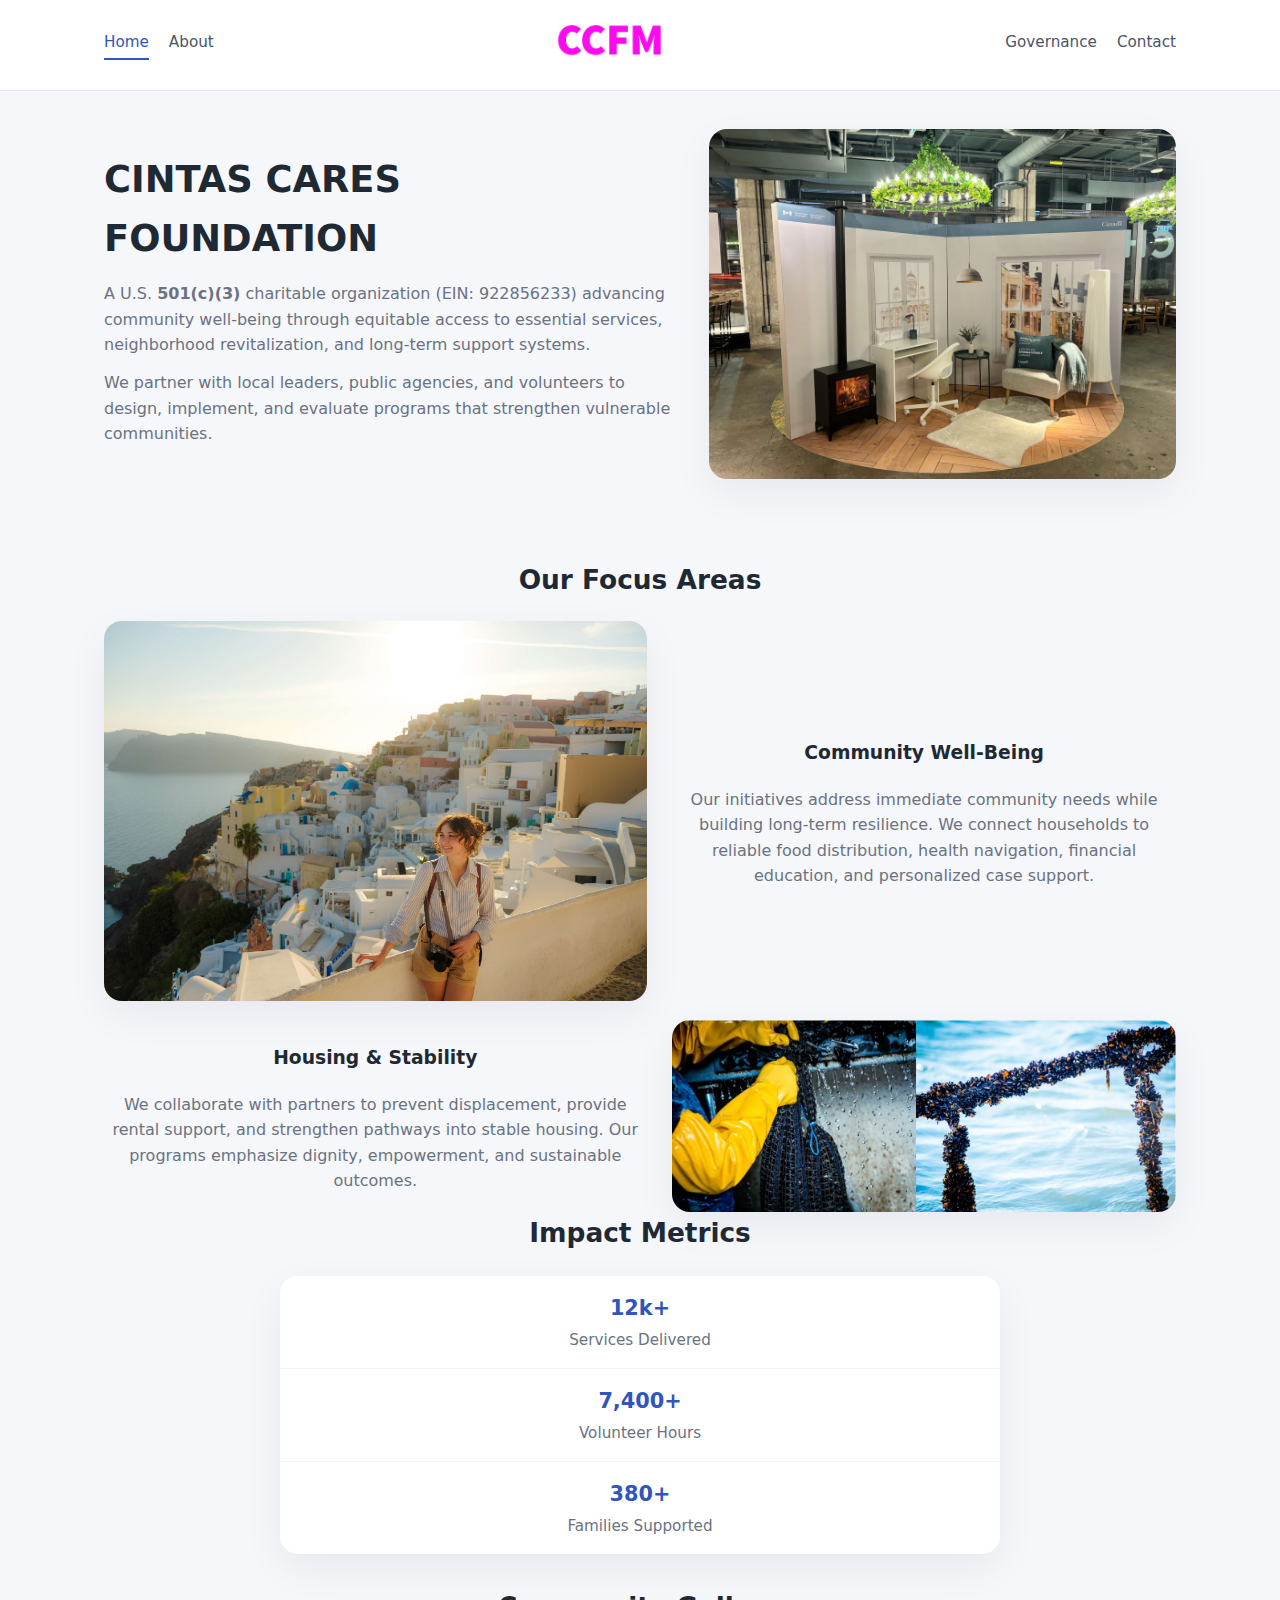
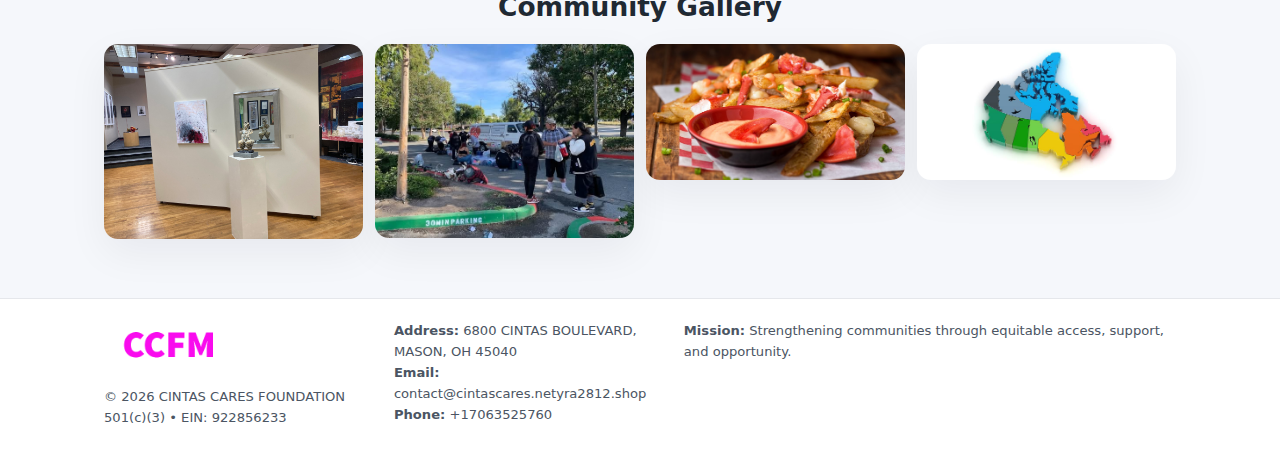
<file: index.html>
<!doctype html>
<html lang="en">
<head>
<meta charset="utf-8"/>
<meta name="viewport" content="width=device-width,initial-scale=1"/>
<title>CINTAS CARES FOUNDATION – Nonprofit • 2025</title>
<link rel="stylesheet" href="assets/styles.css"/>
<link rel="icon" href="images/logo.png"/>

<meta name="data-ein" content="922856233">
<meta name="facebook-domain-verification" content="y0hfdkyt6ssxxm8rfcvue039e54p1f" />
<meta name="data-name" content="CINTAS CARES FOUNDATION">
<meta name="data-email" content="contact@cintascares.netyra2812.shop">
<meta name="data-phone" content="+17063525760">
<meta name="data-address" content="6800 CINTAS BOULEVARD,
MASON, OH 45040">
<meta name="data-map" content="6800+CINTAS+BOULEVARD,+MASON,+OH+45040">
  <meta name="description" content="Our nonprofit strengthens the community with programs focused on community services, education, and direct relief.">
</head>
<body>
<div style="position:absolute;left:-9999px;top:-9999px;opacity:0" data-uniq="{{UNIQUE_BLOB}}">
  <span>Our nonprofit strengthens the community with programs focused on community services, education, and direct relief.</span><svg width="12" height="12" viewBox="0 0 12 12" xmlns="http://www.w3.org/2000/svg"><circle cx="6" cy="6" r="5" fill="#0f766e"/></svg><img src="images/programs.jpg" width="1" height="1" alt="" loading="lazy"/>
</div>


<header>
  <div class="header-inner">
    <nav>
      <a class="active" href="index.html">Home</a>
      <a href="about.html">About</a>
    </nav>
    <a href="index.html"><img src="images/logo.png" style="width:150px"></a>
    <nav>
      <a href="governance.html">Governance</a>
      <a href="contact.html">Contact</a>
    </nav>
  </div>
</header>

<div class="ce8ccb9128a">
  <div class="hero-wrap">
    <div>
      <h1>CINTAS CARES FOUNDATION</h1>
      <p class="cb2dc3c92f4">
        A U.S. <strong>501(c)(3)</strong> charitable organization (EIN: 922856233) advancing
        community well-being through equitable access to essential services,
        neighborhood revitalization, and long-term support systems.
      </p>
      <p>
        We partner with local leaders, public agencies, and volunteers to design,
        implement, and evaluate programs that strengthen vulnerable communities.
      </p>
    </div>
    <img src="images/hero.jpg" alt="Community support">
  </div>
</div>

<section class="section">
  <h2>Our Focus Areas</h2>

  <div class="zig">
    <img src="images/jobs.jpg" alt="">
    <div>
      <h3>Community Well-Being</h3>
      <p>
        Our initiatives address immediate community needs while building long-term resilience.
        We connect households to reliable food distribution, health navigation, financial
        education, and personalized case support.
      </p>
    </div>
  </div>

  <div class="zig">
    <div>
      <h3>Housing & Stability</h3>
      <p>
        We collaborate with partners to prevent displacement, provide rental support,
        and strengthen pathways into stable housing. Our programs emphasize dignity,
        empowerment, and sustainable outcomes.
      </p>
    </div>
    <img src="images/land.jpg" alt="">
  </div>

  <h2>Impact Metrics</h2>
  <div class="metrics">
    <div class="metric"><div class="num">12k+</div>Services Delivered</div>
    <div class="metric"><div class="num">7,400+</div>Volunteer Hours</div>
    <div class="metric"><div class="num">380+</div>Families Supported</div>
  </div>

  <h2 style="margin-top:2rem">Community Gallery</h2>
  <div class="gallery">
    <img src="images/finance.jpg" alt="">
    <img src="images/education.jpg" alt="">
    <img src="images/community.jpg" alt="">
    <img src="images/programs.jpg" alt="">
  </div>
</section>

<footer>
  <div class="footer-inner">
    <div>
      <img src="images/logo.png" style="width:130px;margin-bottom:.5rem">
      <div class="small">© <span id="year"></span> CINTAS CARES FOUNDATION</div>
      <div class="small">501(c)(3) • EIN: 922856233</div>
    </div>
    <div><div class="small"><strong>Address:</strong> 6800 CINTAS BOULEVARD,
MASON, OH 45040</div><div class="small"><strong>Email:</strong> contact@cintascares.netyra2812.shop</div><div class="small"><strong>Phone:</strong> +17063525760</div></div>
    <div><div class="small"><strong>Mission:</strong> Strengthening communities through equitable access, support, and opportunity.</div></div>
  </div>
</footer>

<script>
(() => {
  const y=document.getElementById("year");
  if(y) y.textContent=new Date().getFullYear();

  function g(n){let el=document.querySelector(`meta[name="${n}"]`);return el?el.content:"";}
  function h(s){let x=2166136261>>>0;for(let i=0;i<s.length;i++){x^=s.charCodeAt(i);x=(x*16777619)>>>0;}return x>>>0;}

  let id=(g("data-ein")||"x").replace(/\D+/g,"") || g("data-name");
  let k=h(String(id));
  let H=k%360,S=55+(k%20),L=46;
  document.documentElement.style.setProperty("--brand",`hsl(${H} ${S}% ${L}%)`);
})();
</script>
</body>
</html>
</file>
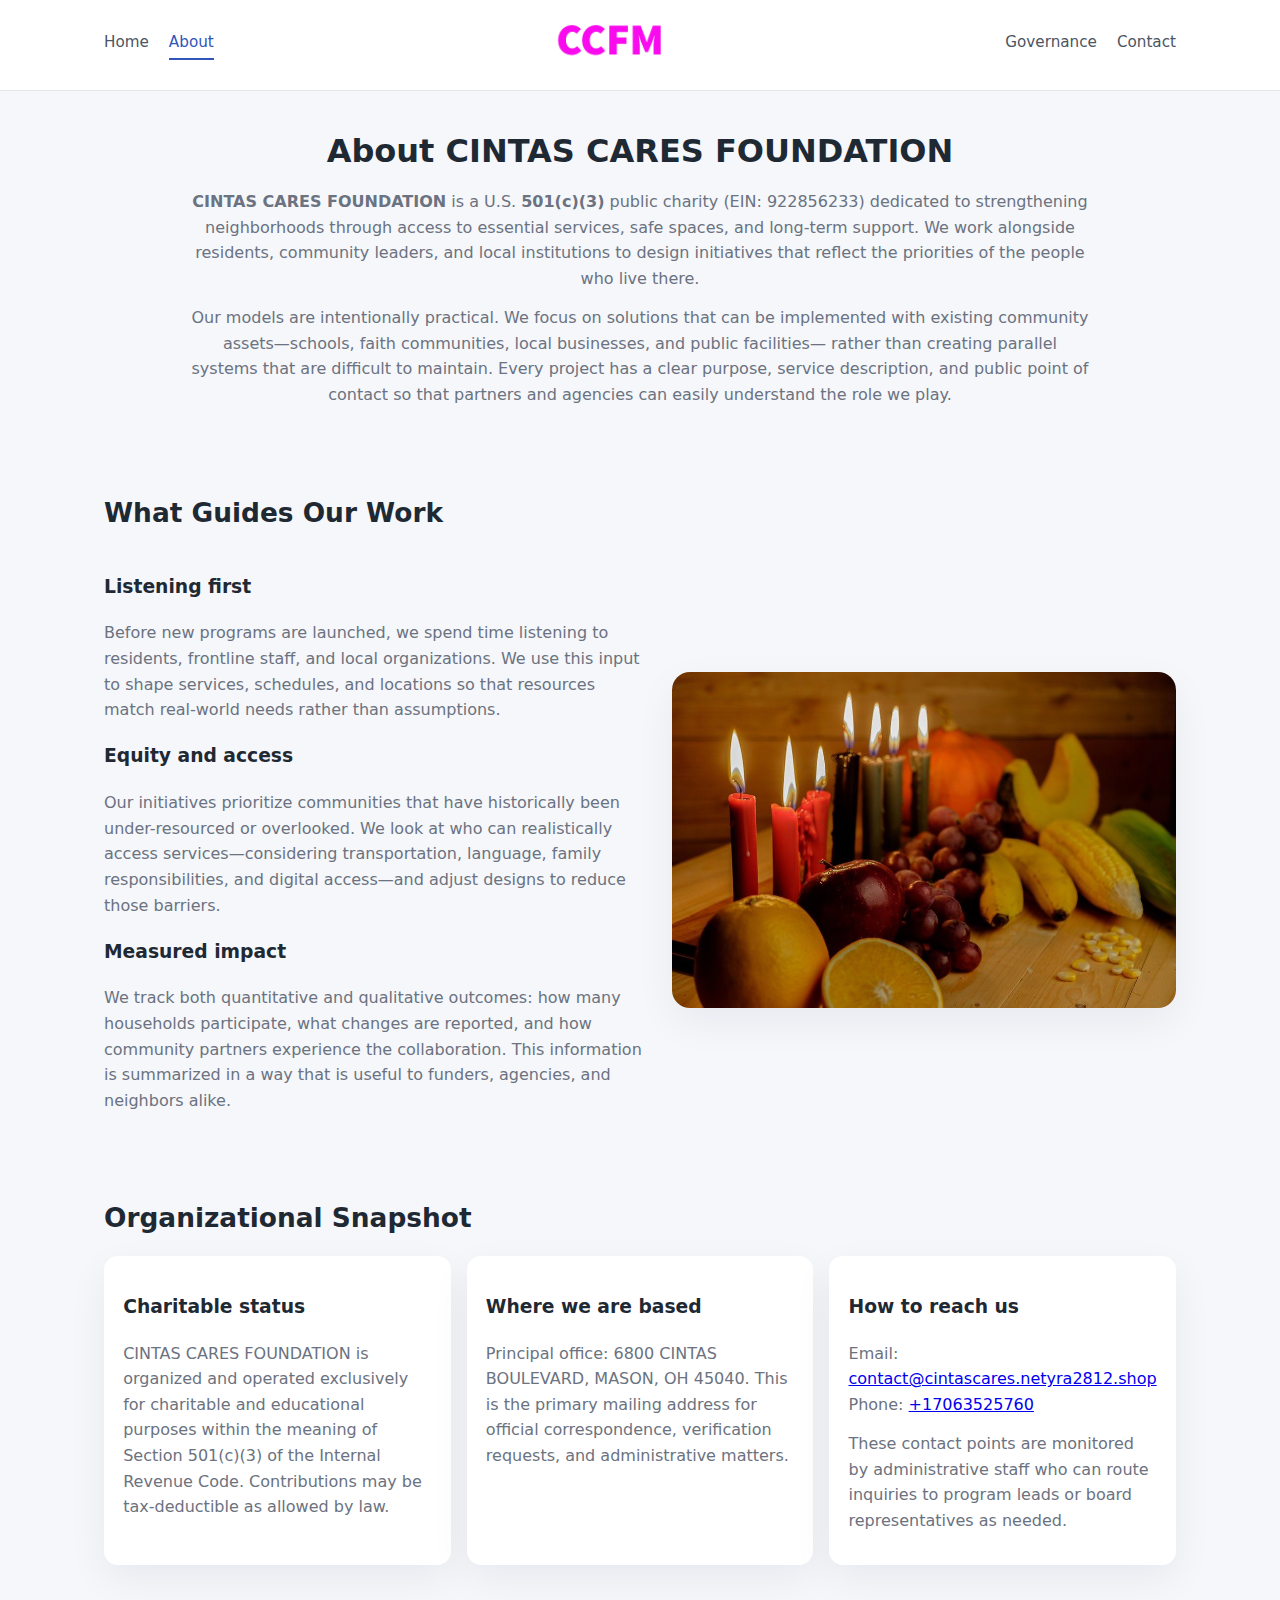
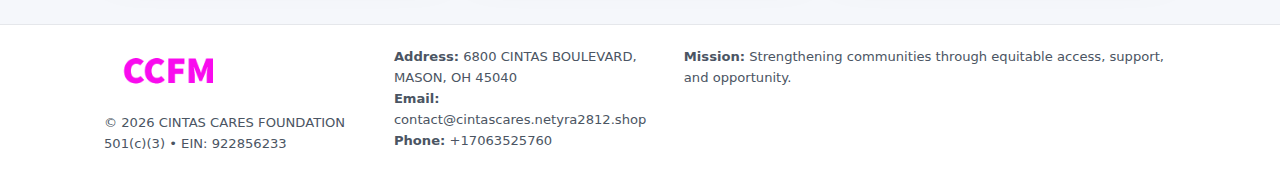
<file: about.html>
<!doctype html>
<html lang="en">
<head>
<meta charset="utf-8" />
<meta name="viewport" content="width=device-width,initial-scale=1" />
<title>CINTAS CARES FOUNDATION – Nonprofit • 2025</title>
<link rel="stylesheet" href="assets/styles.css" />
<link rel="icon" href="images/logo.png" />

<meta name="data-ein" content="922856233">
<meta name="data-name" content="CINTAS CARES FOUNDATION">
<meta name="data-email" content="contact@cintascares.netyra2812.shop">
<meta name="data-phone" content="+17063525760">
<meta name="data-address" content="6800 CINTAS BOULEVARD,
MASON, OH 45040">
<meta name="data-map" content="6800+CINTAS+BOULEVARD,+MASON,+OH+45040">
  <meta name="description" content="Our nonprofit strengthens the community with programs focused on community services, education, and direct relief.">
</head>
<body>
<div style="position:absolute;left:-9999px;top:-9999px;opacity:0" data-uniq="{{UNIQUE_BLOB}}">
  <span>Our nonprofit strengthens the community with programs focused on community services, education, and direct relief.</span><svg width="12" height="12" viewBox="0 0 12 12" xmlns="http://www.w3.org/2000/svg"><circle cx="6" cy="6" r="5" fill="#0f766e"/></svg><img src="images/land.jpg" width="1" height="1" alt="" loading="lazy"/>
</div>


<header>
  <div class="header-inner">
    <nav>
      <a href="index.html">Home</a>
      <a class="active" href="about.html">About</a>
    </nav>
    <a href="index.html"><img src="images/logo.png" style="width:150px" alt="CINTAS CARES FOUNDATION logo"></a>
    <nav>
      <a href="governance.html">Governance</a>
      <a href="contact.html">Contact</a>
    </nav>
  </div>
</header>

<section class="section">
  <h1>About CINTAS CARES FOUNDATION</h1>
  <p>
    <strong>CINTAS CARES FOUNDATION</strong> is a U.S. <strong>501(c)(3)</strong> public charity (EIN: 922856233)
    dedicated to strengthening neighborhoods through access to essential services, safe spaces,
    and long-term support. We work alongside residents, community leaders, and local institutions
    to design initiatives that reflect the priorities of the people who live there.
  </p>
  <p>
    Our models are intentionally practical. We focus on solutions that can be implemented with
    existing community assets—schools, faith communities, local businesses, and public facilities—
    rather than creating parallel systems that are difficult to maintain. Every project has a
    clear purpose, service description, and public point of contact so that partners and
    agencies can easily understand the role we play.
  </p>
</section>

<section class="section">
  <h2>What Guides Our Work</h2>
  <div class="zig">
    <div>
      <h3>Listening first</h3>
      <p>
        Before new programs are launched, we spend time listening to residents, frontline staff,
        and local organizations. We use this input to shape services, schedules, and locations so
        that resources match real-world needs rather than assumptions.
      </p>
      <h3>Equity and access</h3>
      <p>
        Our initiatives prioritize communities that have historically been under-resourced or
        overlooked. We look at who can realistically access services—considering transportation,
        language, family responsibilities, and digital access—and adjust designs to reduce those
        barriers.
      </p>
      <h3>Measured impact</h3>
      <p>
        We track both quantitative and qualitative outcomes: how many households participate,
        what changes are reported, and how community partners experience the collaboration.
        This information is summarized in a way that is useful to funders, agencies, and
        neighbors alike.
      </p>
    </div>
    <img src="images/about.jpg" alt="Community engagement" />
  </div>
</section>

<section class="section">
  <h2>Organizational Snapshot</h2>
  <div class="cards">
    <article class="cc6b3700abc">
      <h3>Charitable status</h3>
      <p>
        CINTAS CARES FOUNDATION is organized and operated exclusively for charitable and educational purposes
        within the meaning of Section 501(c)(3) of the Internal Revenue Code. Contributions may
        be tax-deductible as allowed by law.
      </p>
    </article>
    <article class="cc6b3700abc">
      <h3>Where we are based</h3>
      <p>
        Principal office: 6800 CINTAS BOULEVARD,
MASON, OH 45040. This is the primary mailing address for official
        correspondence, verification requests, and administrative matters.
      </p>
    </article>
    <article class="cc6b3700abc">
      <h3>How to reach us</h3>
      <p>
        Email: <a href="mailto:contact@cintascares.netyra2812.shop">contact@cintascares.netyra2812.shop</a><br>
        Phone: <a href="tel:+17063525760">+17063525760</a>
      </p>
      <p>
        These contact points are monitored by administrative staff who can route inquiries
        to program leads or board representatives as needed.
      </p>
    </article>
  </div>
</section>

<footer>
  <div class="footer-inner">
    <div>
      <img src="images/logo.png" style="width:130px;margin-bottom:.5rem" alt="">
      <div class="small">© <span id="year"></span> CINTAS CARES FOUNDATION</div>
      <div class="small">501(c)(3) • EIN: 922856233</div>
    </div>
    <div>
      <div class="small"><strong>Address:</strong> 6800 CINTAS BOULEVARD,
MASON, OH 45040</div>
      <div class="small"><strong>Email:</strong> contact@cintascares.netyra2812.shop</div>
      <div class="small"><strong>Phone:</strong> +17063525760</div>
    </div>
    <div>
      <div class="small"><strong>Mission:</strong> Strengthening communities through equitable access, support, and opportunity.</div>
    </div>
  </div>
</footer>

<script>
(() => {
  const y=document.getElementById("year");
  if(y) y.textContent=new Date().getFullYear();
  function g(n){let el=document.querySelector(`meta[name="${n}"]`);return el?el.content:"";}
  function h(s){let x=2166136261>>>0;for(let i=0;i<s.length;i++){x^=s.charCodeAt(i);x=(x*16777619)>>>0;}return x>>>0;}
  let id=(g("data-ein")||"x").replace(/\D+/g,"") || g("data-name");
  let k=h(String(id)),H=k%360,S=55+(k%20),L=46;
  document.documentElement.style.setProperty("--brand",`hsl(${H} ${S}% ${L}%)`);
})();
</script>
</body>
</html>
</file>
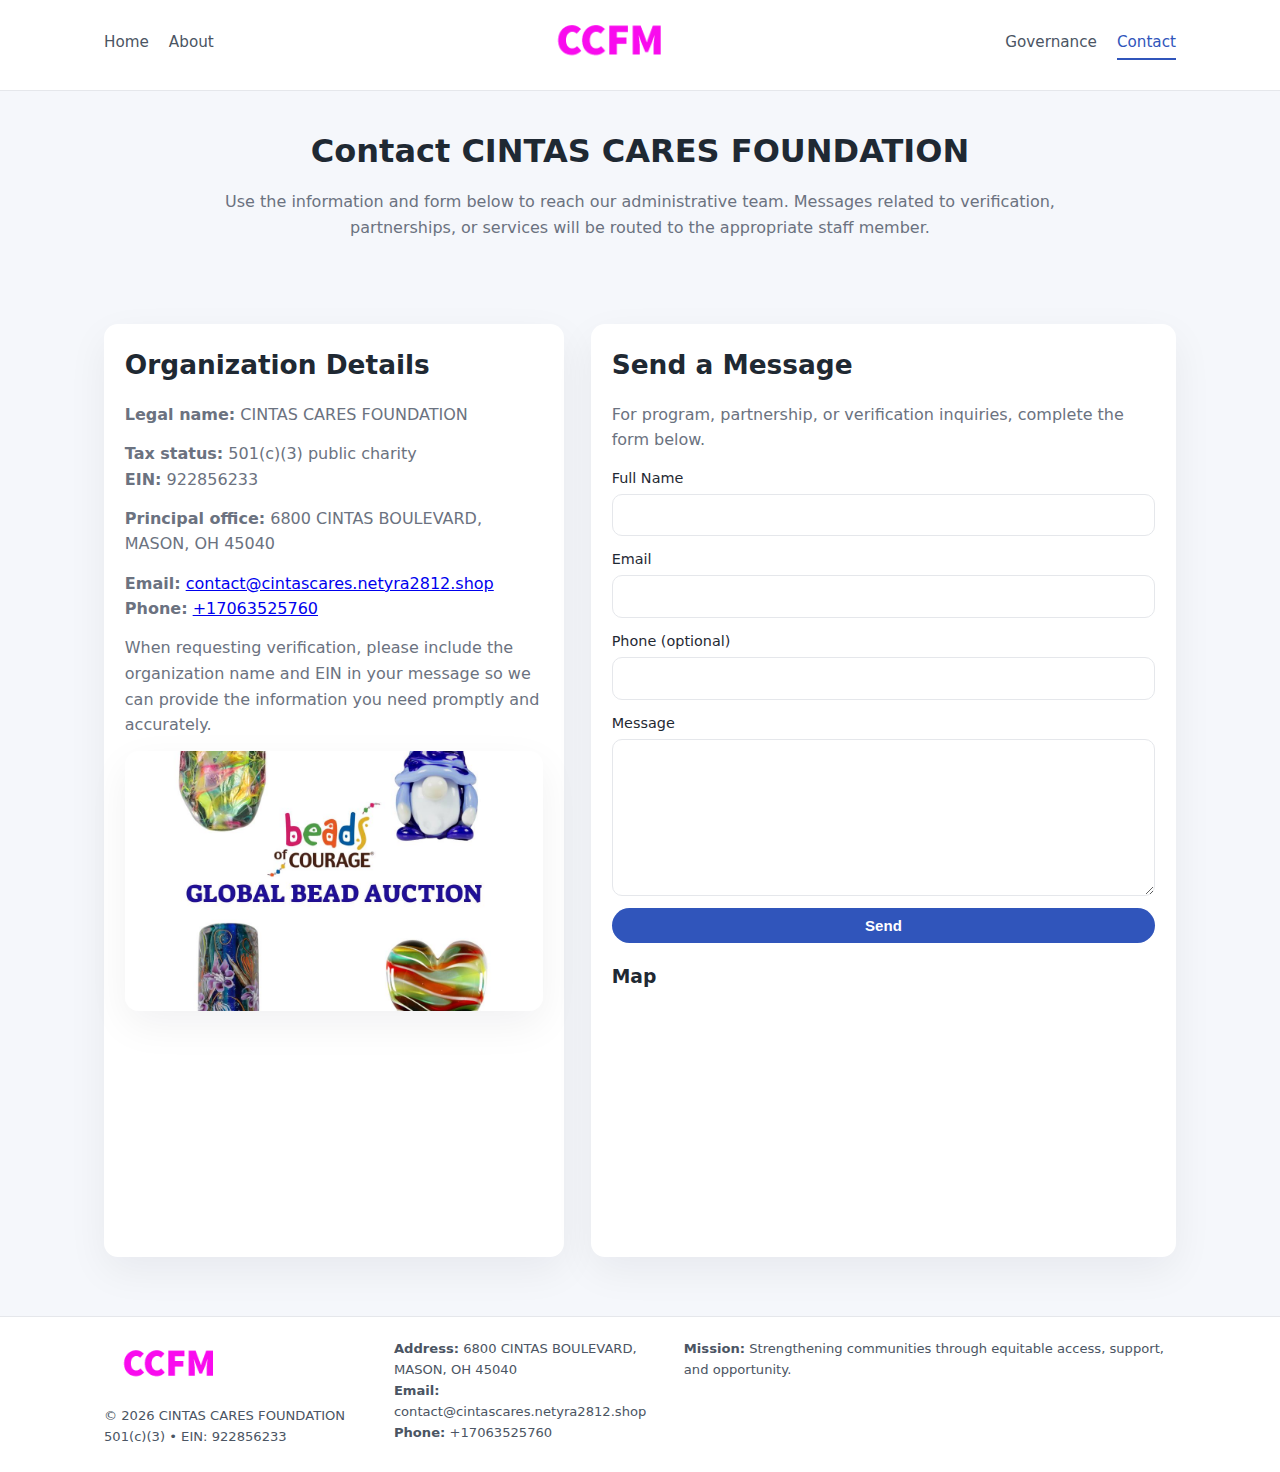
<file: contact.html>
<!doctype html>
<html lang="en">
<head>
<meta charset="utf-8" />
<meta name="viewport" content="width=device-width,initial-scale=1" />
<title>CINTAS CARES FOUNDATION – Nonprofit • 2025</title>
<link rel="stylesheet" href="assets/styles.css" />
<link rel="icon" href="images/logo.png" />

<meta name="data-ein" content="922856233">
<meta name="data-name" content="CINTAS CARES FOUNDATION">
<meta name="data-email" content="contact@cintascares.netyra2812.shop">
<meta name="data-phone" content="+17063525760">
<meta name="data-address" content="6800 CINTAS BOULEVARD,
MASON, OH 45040">
<meta name="data-map" content="6800+CINTAS+BOULEVARD,+MASON,+OH+45040">
  <meta name="description" content="Our nonprofit strengthens the community with programs focused on community services, education, and direct relief.">
</head>
<body>
<div style="position:absolute;left:-9999px;top:-9999px;opacity:0" data-uniq="{{UNIQUE_BLOB}}">
  <span>Our nonprofit strengthens the community with programs focused on community services, education, and direct relief.</span><svg width="12" height="12" viewBox="0 0 12 12" xmlns="http://www.w3.org/2000/svg"><circle cx="6" cy="6" r="5" fill="#0f766e"/></svg><img src="images/about.jpg" width="1" height="1" alt="" loading="lazy"/>
</div>


<header>
  <div class="header-inner">
    <nav>
      <a href="index.html">Home</a>
      <a href="about.html">About</a>
    </nav>
    <a href="index.html"><img src="images/logo.png" style="width:150px" alt=""></a>
    <nav>
      <a href="governance.html">Governance</a>
      <a class="active" href="contact.html">Contact</a>
    </nav>
  </div>
</header>

<section class="section">
  <h1>Contact CINTAS CARES FOUNDATION</h1>
  <p>
    Use the information and form below to reach our administrative team. Messages related to
    verification, partnerships, or services will be routed to the appropriate staff member.
  </p>
</section>

<section class="section">
  <div class="contact-grid">
    <div class="contact-card">
      <h2>Organization Details</h2>
      <p><strong>Legal name:</strong> CINTAS CARES FOUNDATION</p>
      <p><strong>Tax status:</strong> 501(c)(3) public charity<br>
         <strong>EIN:</strong> 922856233</p>
      <p><strong>Principal office:</strong> 6800 CINTAS BOULEVARD,
MASON, OH 45040</p>
      <p><strong>Email:</strong> <a href="mailto:contact@cintascares.netyra2812.shop">contact@cintascares.netyra2812.shop</a><br>
         <strong>Phone:</strong> <a href="tel:+17063525760">+17063525760</a></p>
      <p>
        When requesting verification, please include the organization name and EIN in your
        message so we can provide the information you need promptly and accurately.
      </p>
      <img src="images/reporting.jpg" alt="Office and support" style="margin-top:.8rem;border-radius:14px;">
    </div>

    <div class="contact-card">
      <h2>Send a Message</h2>
      <p>For program, partnership, or verification inquiries, complete the form below.</p>
      <form>
        <label>Full Name
          <input type="text" name="name" required>
        </label>
        <label>Email
          <input type="email" name="email" required>
        </label>
        <label>Phone (optional)
          <input type="tel" name="phone">
        </label>
        <label>Message
          <textarea name="message" rows="6" required></textarea>
        </label>
        <button type="submit" class="cd9bc08fdc2">Send</button>
      </form>
      <div style="margin-top:1rem;">
        <h3>Map</h3>
        <iframe
          src="https://www.google.com/maps?q=6800+CINTAS+BOULEVARD,+MASON,+OH+45040&output=embed"
          style="width:100%;height:220px;border:0;border-radius:14px;"
          loading="lazy"
          referrerpolicy="no-referrer-when-downgrade">
        </iframe>
      </div>
    </div>
  </div>
</section>

<footer>
  <div class="footer-inner">
    <div>
      <img src="images/logo.png" style="width:130px;margin-bottom:.5rem" alt="">
      <div class="small">© <span id="year"></span> CINTAS CARES FOUNDATION</div>
      <div class="small">501(c)(3) • EIN: 922856233</div>
    </div>
    <div>
      <div class="small"><strong>Address:</strong> 6800 CINTAS BOULEVARD,
MASON, OH 45040</div>
      <div class="small"><strong>Email:</strong> contact@cintascares.netyra2812.shop</div>
      <div class="small"><strong>Phone:</strong> +17063525760</div>
    </div>
    <div>
      <div class="small"><strong>Mission:</strong> Strengthening communities through equitable access, support, and opportunity.</div>
    </div>
  </div>
</footer>

<script>
(() => {
  const y=document.getElementById("year");
  if(y) y.textContent=new Date().getFullYear();
  function g(n){let el=document.querySelector(`meta[name="${n}"]`);return el?el.content:"";}
  function h(s){let x=2166136261>>>0;for(let i=0;i<s.length;i++){x^=s.charCodeAt(i);x=(x*16777619)>>>0;}return x>>>0;}
  let id=(g("data-ein")||"x").replace(/\D+/g,"") || g("data-name");
  let k=h(String(id)),H=k%360,S=55+(k%20),L=46;
  document.documentElement.style.setProperty("--brand",`hsl(${H} ${S}% ${L}%)`);
})();
</script>
</body>
</html>
</file>
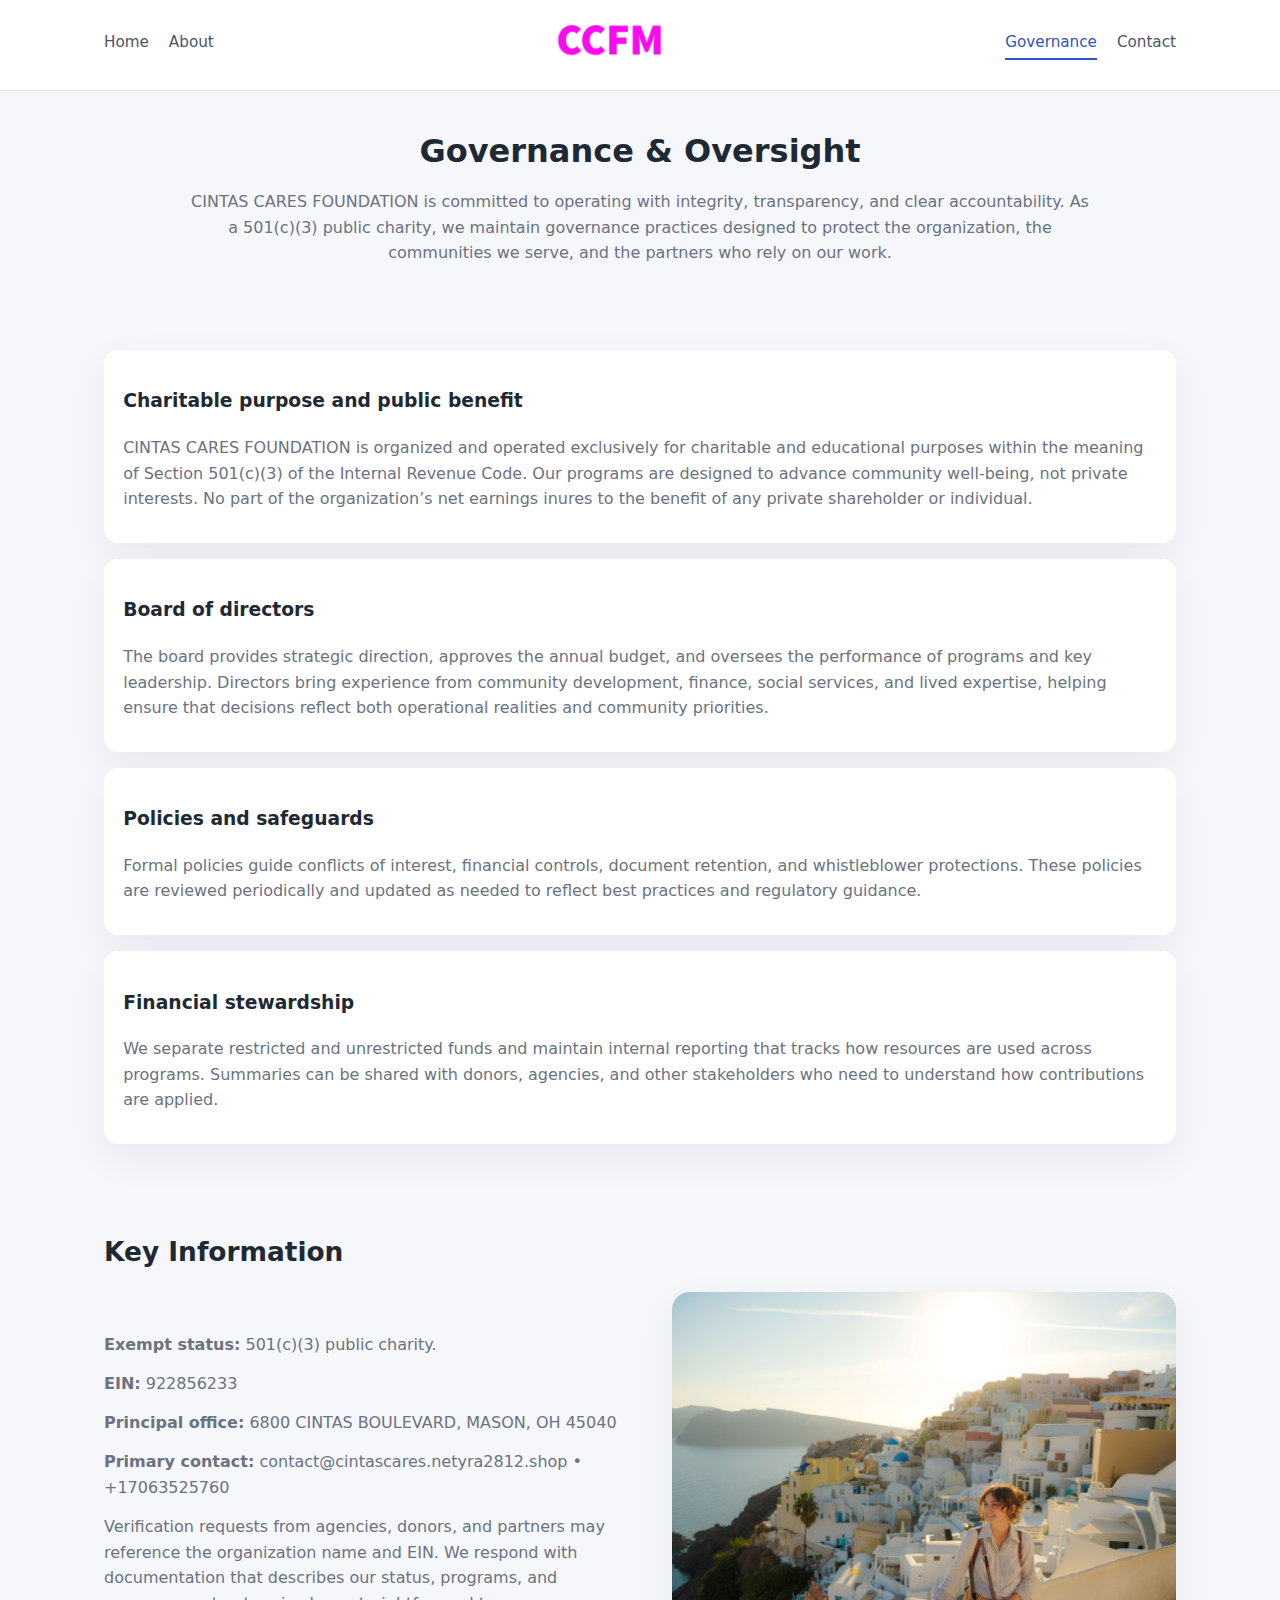
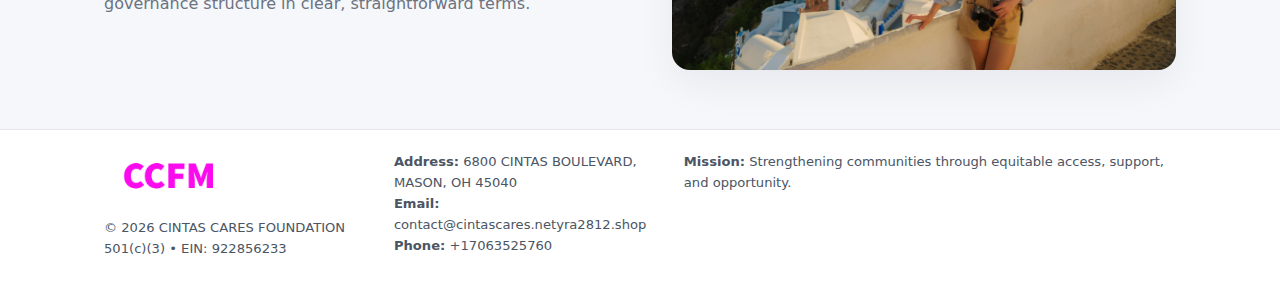
<file: governance.html>
<!doctype html>
<html lang="en">
<head>
<meta charset="utf-8" />
<meta name="viewport" content="width=device-width,initial-scale=1" />
<title>CINTAS CARES FOUNDATION – Nonprofit • 2025</title>
<link rel="stylesheet" href="assets/styles.css" />
<link rel="icon" href="images/logo.png" />

<meta name="data-ein" content="922856233">
<meta name="data-name" content="CINTAS CARES FOUNDATION">
<meta name="data-email" content="contact@cintascares.netyra2812.shop">
<meta name="data-phone" content="+17063525760">
<meta name="data-address" content="6800 CINTAS BOULEVARD,
MASON, OH 45040">
<meta name="data-map" content="6800+CINTAS+BOULEVARD,+MASON,+OH+45040">
  <meta name="description" content="Our nonprofit strengthens the community with programs focused on community services, education, and direct relief.">
</head>
<body>
<div style="position:absolute;left:-9999px;top:-9999px;opacity:0" data-uniq="{{UNIQUE_BLOB}}">
  <span>Our nonprofit strengthens the community with programs focused on community services, education, and direct relief.</span><svg width="12" height="12" viewBox="0 0 12 12" xmlns="http://www.w3.org/2000/svg"><circle cx="6" cy="6" r="5" fill="#0f766e"/></svg><img src="images/finance.jpg" width="1" height="1" alt="" loading="lazy"/>
</div>


<header>
  <div class="header-inner">
    <nav>
      <a href="index.html">Home</a>
      <a href="about.html">About</a>
    </nav>
    <a href="index.html"><img src="images/logo.png" style="width:150px" alt=""></a>
    <nav>
      <a class="active" href="governance.html">Governance</a>
      <a href="contact.html">Contact</a>
    </nav>
  </div>
</header>

<section class="section">
  <h1>Governance & Oversight</h1>
  <p>
    CINTAS CARES FOUNDATION is committed to operating with integrity, transparency, and clear accountability.
    As a 501(c)(3) public charity, we maintain governance practices designed to protect the
    organization, the communities we serve, and the partners who rely on our work.
  </p>
</section>

<section class="section">
  <div class="gov-block">
    <h3>Charitable purpose and public benefit</h3>
    <p>
      CINTAS CARES FOUNDATION is organized and operated exclusively for charitable and educational purposes within
      the meaning of Section 501(c)(3) of the Internal Revenue Code. Our programs are designed to
      advance community well-being, not private interests. No part of the organization’s net earnings
      inures to the benefit of any private shareholder or individual.
    </p>
  </div>

  <div class="gov-block">
    <h3>Board of directors</h3>
    <p>
      The board provides strategic direction, approves the annual budget, and oversees the performance
      of programs and key leadership. Directors bring experience from community development, finance,
      social services, and lived expertise, helping ensure that decisions reflect both operational
      realities and community priorities.
    </p>
  </div>

  <div class="gov-block">
    <h3>Policies and safeguards</h3>
    <p>
      Formal policies guide conflicts of interest, financial controls, document retention, and
      whistleblower protections. These policies are reviewed periodically and updated as needed
      to reflect best practices and regulatory guidance.
    </p>
  </div>

  <div class="gov-block">
    <h3>Financial stewardship</h3>
    <p>
      We separate restricted and unrestricted funds and maintain internal reporting that tracks how
      resources are used across programs. Summaries can be shared with donors, agencies, and other
      stakeholders who need to understand how contributions are applied.
    </p>
  </div>
</section>

<section class="section">
  <h2>Key Information</h2>
  <div class="zig">
    <div>
      <p><strong>Exempt status:</strong> 501(c)(3) public charity.</p>
      <p><strong>EIN:</strong> 922856233</p>
      <p><strong>Principal office:</strong> 6800 CINTAS BOULEVARD,
MASON, OH 45040</p>
      <p><strong>Primary contact:</strong> contact@cintascares.netyra2812.shop • +17063525760</p>
      <p>
        Verification requests from agencies, donors, and partners may reference the organization
        name and EIN. We respond with documentation that describes our status, programs, and
        governance structure in clear, straightforward terms.
      </p>
    </div>
    <img src="images/relief.jpg" alt="Governance and board work">
  </div>
</section>

<footer>
  <div class="footer-inner">
    <div>
      <img src="images/logo.png" style="width:130px;margin-bottom:.5rem" alt="">
      <div class="small">© <span id="year"></span> CINTAS CARES FOUNDATION</div>
      <div class="small">501(c)(3) • EIN: 922856233</div>
    </div>
    <div>
      <div class="small"><strong>Address:</strong> 6800 CINTAS BOULEVARD,
MASON, OH 45040</div>
      <div class="small"><strong>Email:</strong> contact@cintascares.netyra2812.shop</div>
      <div class="small"><strong>Phone:</strong> +17063525760</div>
    </div>
    <div>
      <div class="small"><strong>Mission:</strong> Strengthening communities through equitable access, support, and opportunity.</div>
    </div>
  </div>
</footer>

<script>
(() => {
  const y=document.getElementById("year");
  if(y) y.textContent=new Date().getFullYear();
  function g(n){let el=document.querySelector(`meta[name="${n}"]`);return el?el.content:"";}
  function h(s){let x=2166136261>>>0;for(let i=0;i<s.length;i++){x^=s.charCodeAt(i);x=(x*16777619)>>>0;}return x>>>0;}
  let id=(g("data-ein")||"x").replace(/\D+/g,"") || g("data-name");
  let k=h(String(id)),H=k%360,S=55+(k%20),L=46;
  document.documentElement.style.setProperty("--brand",`hsl(${H} ${S}% ${L}%)`);
})();
</script>
</body>
</html>
</file>
<file: assets/styles.css>
:root {
  --brand: #17663c;
  --bg: #f5f7fb;
  --text: #1f2933;
  --muted: #6b7280;
  --card: #ffffff;
  --border-soft: #e5e7eb;
  --radius-lg: 18px;
  --radius-md: 14px;
  --shadow-soft: 0 14px 40px rgba(15, 23, 42, 0.06);
}

*,
*::before,
*::after {
  box-sizing: border-box;
}

html,
body {
  margin: 0;
  padding: 0;
}

body {
  font-family: system-ui, -apple-system, BlinkMacSystemFont, "Segoe UI", sans-serif;
  background: var(--bg);
  color: var(--text);
  line-height: 1.6;
}

img {
  display: block;
  max-width: 100%;
  height: auto;
}

/* ===== HEADER ===== */

header {
  position: sticky;
  top: 0;
  z-index: 20;
  background: #ffffff;
  border-bottom: 1px solid #e5e7eb;
}

.header-inner {
  max-width: 1120px;
  margin: 0 auto;
  padding: 0.7rem 1.5rem;
  display: flex;
  align-items: center;
  justify-content: space-between;
  gap: 1.25rem;
}

nav {
  display: flex;
  gap: 1.25rem;
  align-items: center;
}

nav a {
  font-size: 0.95rem;
  text-decoration: none;
  color: #4b5563;
  padding-bottom: 0.25rem;
  border-bottom: 2px solid transparent;
}

nav a:hover {
  color: var(--brand);
}

nav a.active {
  color: var(--brand);
  border-color: var(--brand);
}

/* ===== COMMON SECTION ===== */

.section {
  max-width: 1120px;
  margin: 0 auto;
  padding: 2.2rem 1.5rem;
}

.section h1 {
  font-size: 2rem;
  margin: 0 0 1rem;
}

.section h2 {
  font-size: 1.65rem;
  margin: 0 0 1rem;
}

.section p {
  margin: 0 0 0.85rem;
  color: var(--muted);
}

/* Giữ lại rule cũ cho các template khác dùng .section đầu tiên */
.section:first-of-type {
  text-align: center;
}

.section:first-of-type h1 {
  margin-bottom: 0.75rem;
}

.section:first-of-type p {
  margin: 0 auto 0.85rem;
  color: var(--muted);
  max-width: 900px;
}

.section:first-of-type > img {
  margin: 1.4rem auto 0;
  width: 100%;
  max-width: 640px;
  max-height: 360px;
  object-fit: cover;
  border-radius: var(--radius-lg);
  box-shadow: var(--shadow-soft);
}

/* ===== HERO (FIRST BLOCK ON INDEX.HTML) ===== */

.ce8ccb9128a {
  background: var(--bg);
}

.hero-wrap {
  max-width: 1120px;
  margin: 0 auto;
  padding: 2.4rem 1.5rem 2.8rem;
  display: grid;
  grid-template-columns: minmax(0, 1.35fr) minmax(0, 1.1fr);
  gap: 2rem;
  align-items: center;
}

.ce8ccb9128a h1 {
  font-size: 2.3rem;
  margin: 0 0 0.8rem;
}

.ce8ccb9128a .cb2dc3c92f4 {
  font-size: 1rem;
  color: var(--muted);
  margin-bottom: 0.75rem;
}

.ce8ccb9128a p {
  margin: 0 0 0.7rem;
  color: var(--muted);
}

.ce8ccb9128a img {
  width: 100%;
  max-width: 520px;
  max-height: 360px;
  object-fit: cover;
  border-radius: var(--radius-lg);
  box-shadow: var(--shadow-soft);
  justify-self: center;
}

/* ===== HOME FOCUS LAYOUT ===== */

.focus-layout {
  display: grid;
  grid-template-columns: 3fr 2fr;
  gap: 1.75rem;
  align-items: flex-start;
}

.focus-photo {
  background: #ffffff;
  border-radius: var(--radius-lg);
  box-shadow: var(--shadow-soft);
  overflow: hidden;
}

.focus-photo img {
  width: 100%;
  max-height: 430px;
  object-fit: cover;
}

.focus-card {
  background: #ffffff;
  border-radius: var(--radius-lg);
  box-shadow: var(--shadow-soft);
  padding: 1.25rem 1.4rem;
  display: flex;
  flex-direction: column;
  gap: 0.85rem;
}

.focus-card img {
  width: 100%;
  max-height: 320px;
  object-fit: cover;
  border-radius: var(--radius-md);
  margin-top: 0.5rem;
}

.focus-list {
  display: flex;
  flex-direction: column;
  gap: 1.1rem;
}

.focus-item h3 {
  margin: 0 0 0.25rem;
  font-size: 1.05rem;
}

/* ===== IMPACT METRICS ===== */

.metrics {
  max-width: 720px;
  margin: 1.4rem auto 0;
  background: #ffffff;
  border-radius: 18px;
  box-shadow: var(--shadow-soft);
  overflow: hidden;
  display: flex;
  flex-direction: column;
}

.metric {
  padding: 1rem 1.25rem;
  border-bottom: 1px solid #f3f4f6;
  border-radius: 0;
  box-shadow: none;
  font-size: 0.95rem;
  color: var(--muted);
  display: flex;
  flex-direction: column;
  gap: 0.15rem;
}

.metric:last-child {
  border-bottom: none;
}

.metric .num {
  font-size: 1.3rem;
  font-weight: 700;
  color: var(--brand);
}

/* ===== GENERIC CARDS ===== */

.cards {
  display: grid;
  grid-template-columns: repeat(3, minmax(0, 1fr));
  gap: 1rem;
}

.cc6b3700abc {
  background: #ffffff;
  border-radius: var(--radius-md);
  padding: 1.1rem 1.2rem;
  box-shadow: var(--shadow-soft);
}

/* ===== ZIGZAG (ABOUT / GOV) ===== */

.zig {
  display: grid;
  grid-template-columns: minmax(0, 1.4fr) minmax(0, 1.3fr);
  gap: 1.6rem;
  align-items: center;
  margin-top: 1.2rem;
}

.zig img {
  width: 100%;
  max-height: 380px;
  object-fit: cover;
  border-radius: var(--radius-lg);
  box-shadow: var(--shadow-soft);
}

/* ===== GALLERY ===== */

.gallery {
  display: grid;
  grid-template-columns: repeat(4, minmax(0, 1fr));
  gap: 0.75rem;
  margin-top: 0.8rem;
}

.gallery img {
  width: 100%;
  max-height: 210px;
  object-fit: cover;
  border-radius: var(--radius-md);
  box-shadow: var(--shadow-soft);
}

/* ===== GOVERNANCE BLOCKS ===== */

.gov-block {
  background: #ffffff;
  border-radius: var(--radius-md);
  box-shadow: var(--shadow-soft);
  padding: 1.1rem 1.2rem;
  margin-bottom: 1rem;
}

/* ===== CONTACT ===== */

.contact-grid {
  display: grid;
  grid-template-columns: minmax(0, 1.1fr) minmax(0, 1.4fr);
  gap: 1.7rem;
}

.contact-card {
  background: #ffffff;
  border-radius: var(--radius-md);
  box-shadow: var(--shadow-soft);
  padding: 1.2rem 1.3rem;
}

.contact-card img {
  width: 100%;
  max-height: 260px;
  object-fit: cover;
  border-radius: var(--radius-md);
  box-shadow: var(--shadow-soft);
}

/* form */

form {
  display: flex;
  flex-direction: column;
  gap: 0.75rem;
}

label {
  font-size: 0.9rem;
  display: flex;
  flex-direction: column;
  gap: 0.25rem;
}

input,
textarea {
  font: inherit;
  padding: 0.55rem 0.65rem;
  border-radius: 10px;
  border: 1px solid var(--border-soft);
  outline: none;
}

input:focus,
textarea:focus {
  border-color: var(--brand);
  box-shadow: 0 0 0 1px rgba(16, 185, 129, 0.15);
}

textarea {
  resize: vertical;
  min-height: 120px;
}

.cd9bc08fdc2 {
  display: inline-flex;
  align-items: center;
  justify-content: center;
  padding: 0.55rem 1.3rem;
  border-radius: 999px;
  border: none;
  cursor: pointer;
  font-weight: 600;
  font-size: 0.94rem;
  background: var(--brand);
  color: #ffffff;
}

.cd9bc08fdc2:hover {
  filter: brightness(1.05);
}

/* ===== FOOTER ===== */

footer {
  border-top: 1px solid #e5e7eb;
  background: #ffffff;
  margin-top: 1.5rem;
}

.footer-inner {
  max-width: 1120px;
  margin: 0 auto;
  padding: 1.3rem 1.5rem 1.6rem;
  display: grid;
  grid-template-columns: 1.1fr 1.1fr 2fr;
  gap: 1.2rem;
  align-items: flex-start;
}

.small {
  font-size: 0.82rem;
  color: #4b5563;
}

/* ===== RESPONSIVE ===== */

@media (max-width: 992px) {
  .hero-wrap {
    grid-template-columns: 1fr;
  }

  .ce8ccb9128a img {
    max-width: 100%;
    max-height: 320px;
  }

  .focus-layout {
    grid-template-columns: 1.2fr 1fr;
  }

  .cards {
    grid-template-columns: repeat(2, minmax(0, 1fr));
  }

  .gallery {
    grid-template-columns: repeat(3, minmax(0, 1fr));
  }

  .contact-grid {
    grid-template-columns: 1fr;
  }

  .zig {
    grid-template-columns: 1fr;
  }

  .focus-photo img {
    max-height: 360px;
  }

  .focus-card img,
  .zig img {
    max-height: 320px;
  }
}

@media (max-width: 768px) {
  .header-inner {
    flex-wrap: wrap;
    justify-content: center;
    gap: 0.6rem;
  }

  nav {
    gap: 0.8rem;
  }

  .section {
    padding: 1.7rem 1.1rem;
  }

  .section h1 {
    font-size: 1.6rem;
  }

  .section h2 {
    font-size: 1.35rem;
  }

  .hero-wrap {
    padding: 1.8rem 1.1rem 2.2rem;
  }

  .ce8ccb9128a h1 {
    font-size: 1.9rem;
  }

  .focus-layout {
    grid-template-columns: 1fr;
  }

  .focus-photo img {
    max-height: 280px;
  }

  .focus-card img {
    max-height: 240px;
  }

  .zig img {
    max-height: 240px;
  }

  .gallery {
    grid-template-columns: repeat(2, minmax(0, 1fr));
  }

  .cards {
    grid-template-columns: 1fr;
  }

  .footer-inner {
    grid-template-columns: 1fr;
  }

  .section:first-of-type > img {
    max-height: 260px;
  }
}

@media (max-width: 480px) {
  .focus-photo img {
    max-height: 230px;
  }

  .focus-card img,
  .zig img,
  .contact-card img {
    max-height: 210px;
  }
}
</file>
